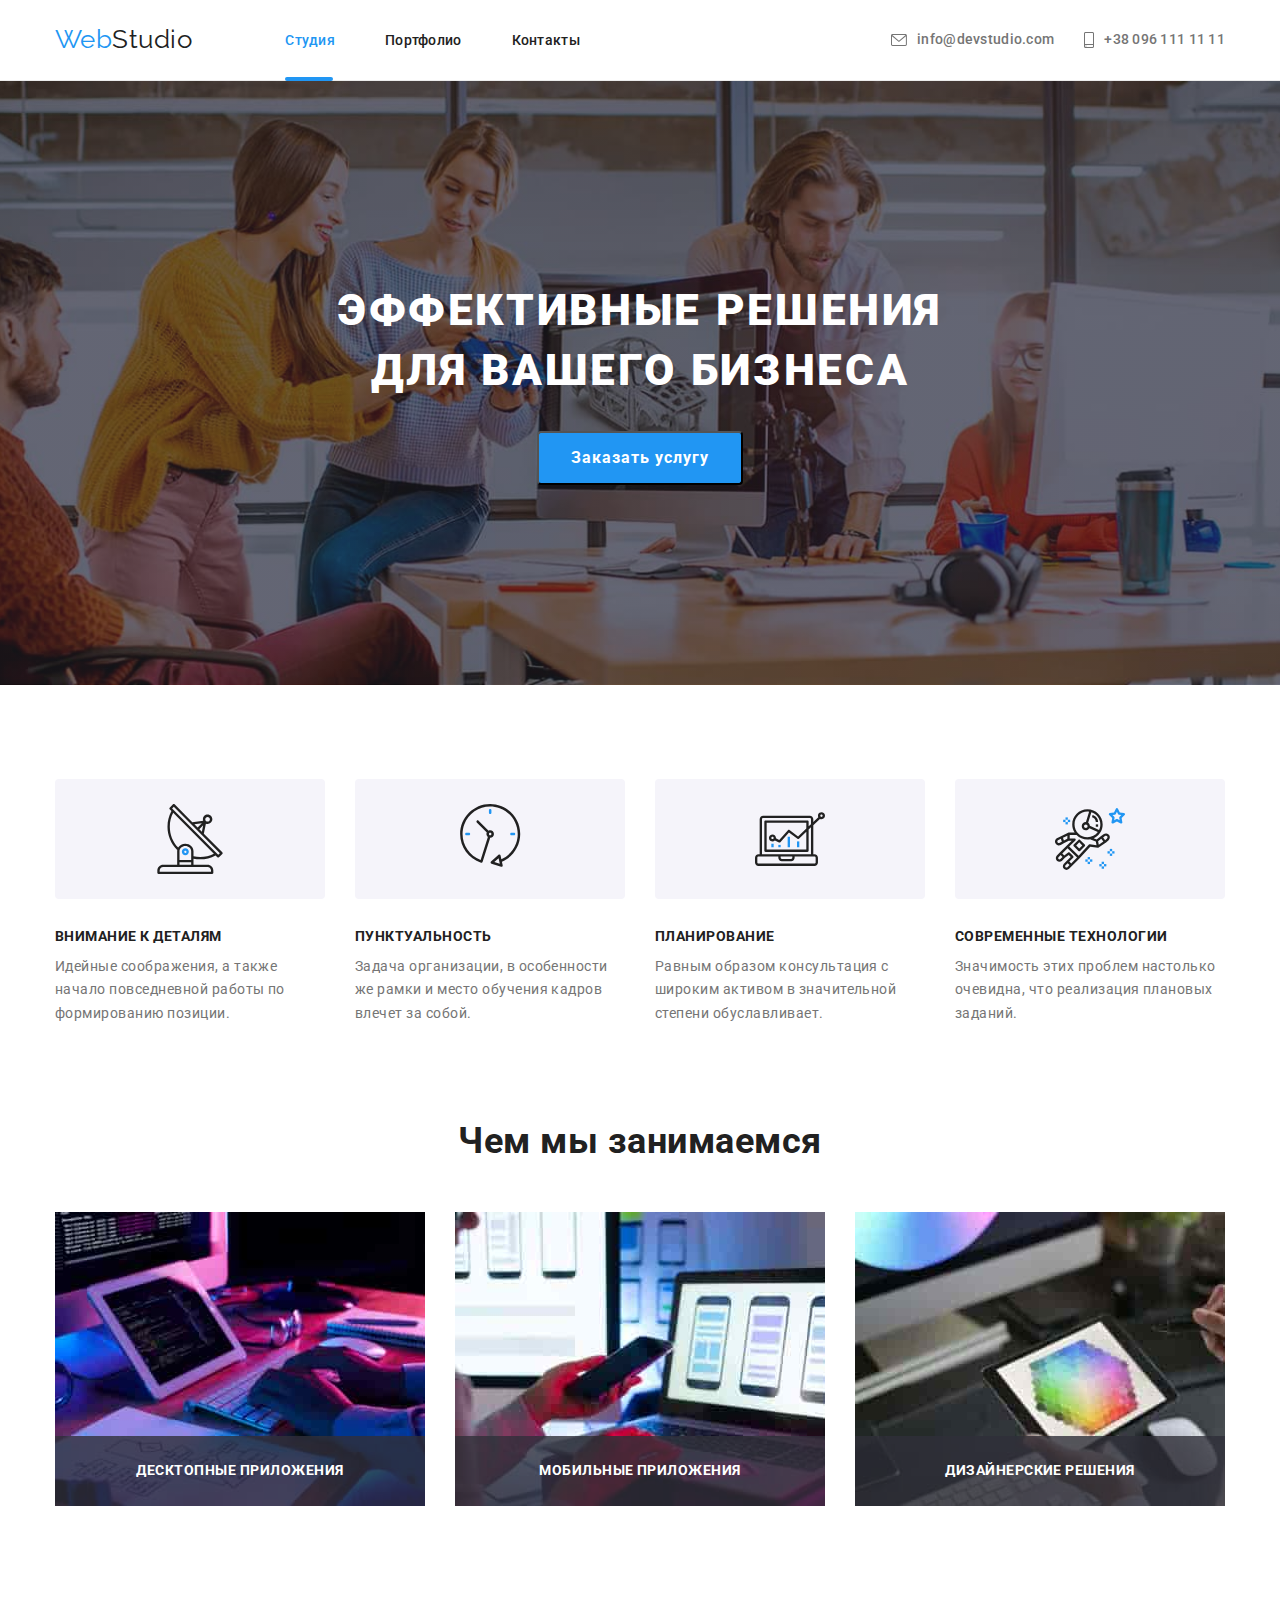
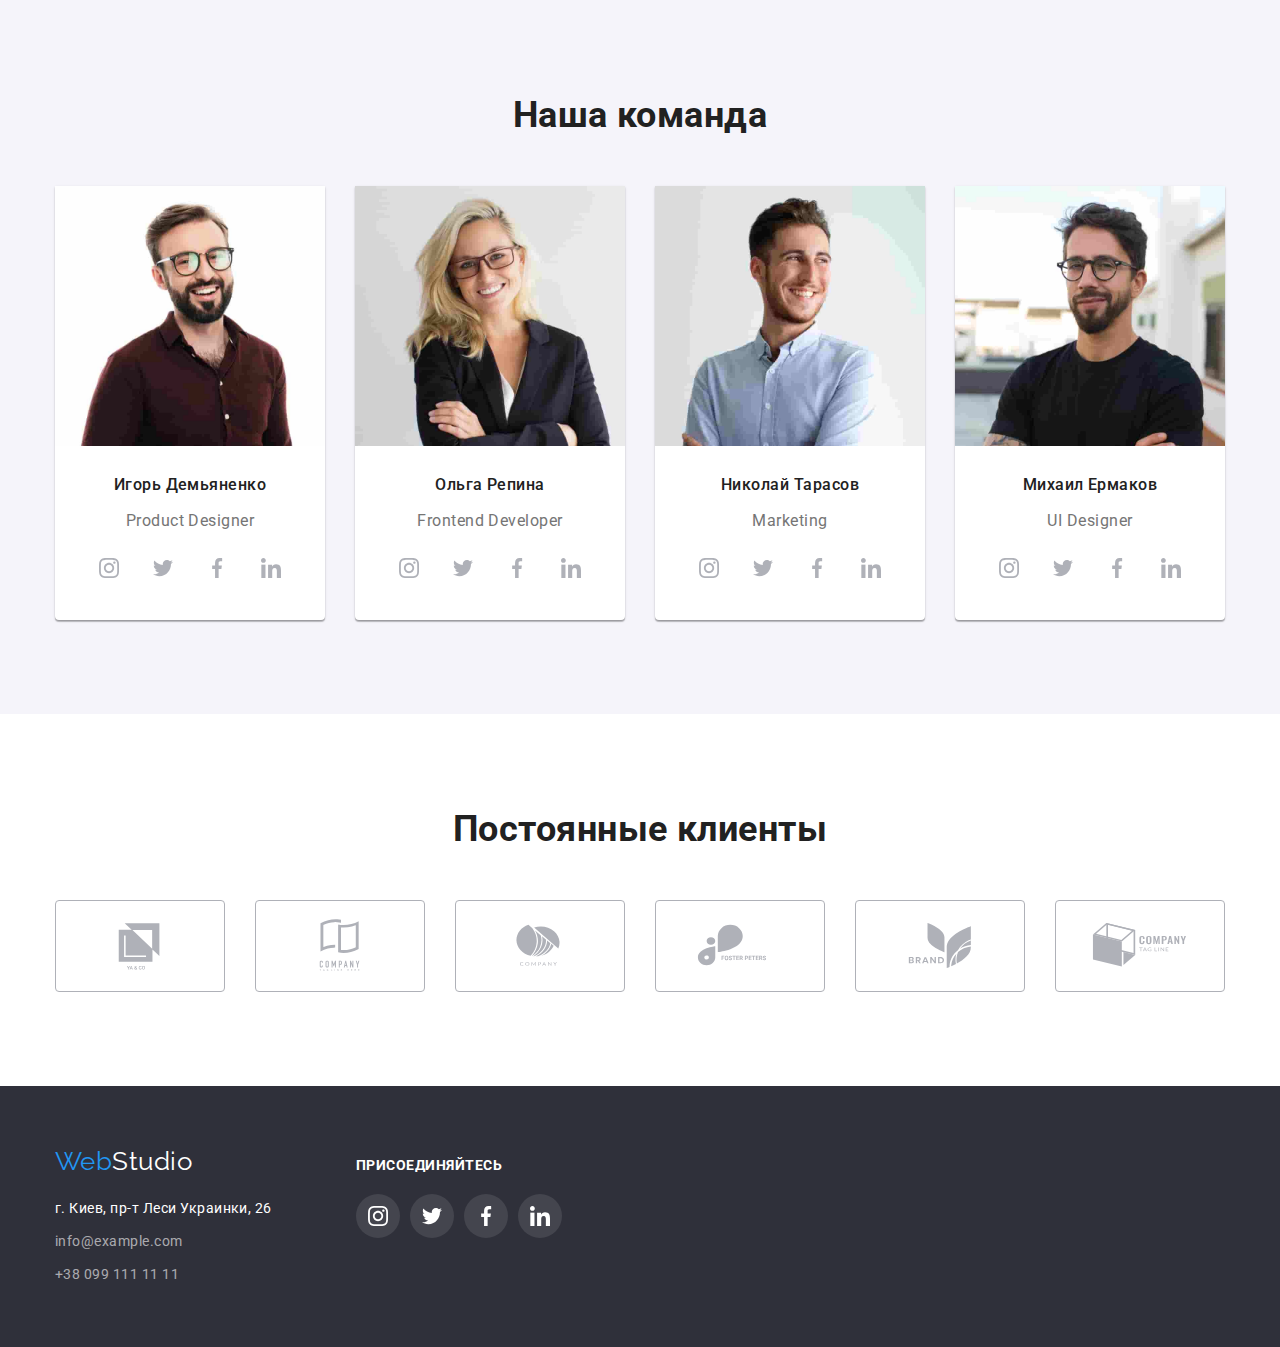
<file: index.html>
<!DOCTYPE html>
<html lang="ru">
  <head>
    <meta charset="utf-8" />
    <title>WebStudio</title>
    <link
      href="https://fonts.googleapis.com/css2?family=Raleway:wght@700&family=Roboto:wght@400;500;700;900&display=swap"
      rel="stylesheet"
    />
    <link rel="stylesheet" href="./css/modern-normalize.css" />
    <link rel="stylesheet" href="./css/styles.css" />
  </head>

  <body>
    <!--Шапка страницы-->
    <header class="header">
      <div class="container main-nav">
        <a href="./index.html" class="logo"
          >Web<span class="logo-accent">Studio</span></a
        >
        <nav>
          <ul class="site-nav list">
            <li class="list-item">
              <a href="" class="link current">Студия</a>
            </li>
            <li class="list-item">
              <a href="./portfolio.html" class="link prtf-page">Портфолио</a>
            </li>
            <li class="list-item">
              <a href="" class="link contacts-page">Контакты</a>
            </li>
          </ul>
        </nav>
        <ul class="contact">
          <li class="contact-item">
            <a href="mailto:info@devstudio.com" class="contact-header link"
              ><svg class="header-icon" width="16px" height="12px">
                <use href="./images/icons.svg#icon-envelope"></use></svg
              >info@devstudio.com</a
            >
          </li>
          <li class="contact-item link">
            <a href="tel:+380961111111" class="contact-header link"
              ><svg class="header-icon" width="10px" height="16px">
                <use href="./images/icons.svg#icon-smartphone"></use></svg
              >+38 096 111 11 11</a
            >
          </li>
        </ul>
      </div>
    </header>

    <main>
      <!--Блок-герой-->
      <section class="section hero overlay">
        <div class="container">
          <h1 class="hero-title">
            Эффективные решения <br />
            для вашего бизнеса
          </h1>
          <button type="button" class="button" data-modal-open>
            Заказать услугу
          </button>
        </div>
      </section>

      <!--Перечисление профессиональных качеств-->
      <section class="section features">
        <div class="container">
          <h2 class="visually-hidden">Features list</h2>
          <ul class="preferences list">
            <li class="pref-item">
              <div class="pref-card">
                <svg width="70" height="70">
                  <use href="./images/icons.svg#icon-antenna1"></use>
                </svg>
              </div>
              <h3 class="section-title">Внимание к деталям</h3>
              <p class="section-depict">
                Идейные соображения, а также начало повседневной работы по
                формированию позиции.
              </p>
            </li>
            <li class="pref-item">
              <div class="pref-card">
                <svg width="70" height="70">
                  <use href="./images/icons.svg#icon-clock2"></use>
                </svg>
              </div>
              <h3 class="section-title">Пунктуальность</h3>
              <p class="section-depict">
                Задача организации, в особенности же рамки и место обучения
                кадров влечет за собой.
              </p>
            </li>
            <li class="pref-item">
              <div class="pref-card">
                <svg width="70" height="70">
                  <use href="./images/icons.svg#icon-diagram3"></use>
                </svg>
              </div>
              <h3 class="section-title">Планирование</h3>
              <p class="section-depict">
                Равным образом консультация с широким активом в значительной
                степени обуславливает.
              </p>
            </li>
            <li class="pref-item">
              <div class="pref-card">
                <svg width="70" height="70">
                  <use href="./images/icons.svg#icon-astronaut4"></use>
                </svg>
              </div>
              <h3 class="section-title">Современные технологии</h3>
              <p class="section-depict">
                Значимость этих проблем настолько очевидна, что реализация
                плановых заданий.
              </p>
            </li>
          </ul>
        </div>
      </section>

      <!--Деятельность студии-->
      <section class="section pursuit">
        <div class="container">
          <h2 class="section-hdr">Чем мы занимаемся</h2>
          <ul class="occupation list">
            <li class="occupation-item">
              <img
                class="occ-img"
                src="./images/img0_1.jpg"
                width="370"
                alt="Написание програмного кода с помощью алгоритма блок-схемы"
              />
              <div class="card-inscript">
                <h3 class="section-title inscription">Десктопные приложения</h3>
              </div>
            </li>
            <li class="occupation-item">
              <img
                class="occ-img"
                src="./images/img1_1.jpg"
                width="370"
                alt="Подбор нескольких вариантов оформления контента для сматфона."
              />
              <div class="card-inscript">
                <h3 class="section-title inscription">Мобильные приложения</h3>
              </div>
            </li>
            <li class="occupation-item">
              <img
                class="occ-img"
                src="./images/img2_1.jpg"
                width="370"
                alt="Диаграмма разных цветовых оттенков в виде пчелиной соты."
              />
              <div class="card-inscript">
                <h3 class="section-title inscription">Дизайнерские решения</h3>
              </div>
            </li>
          </ul>
        </div>
      </section>

      <!--Команда студии-->
      <section class="section band">
        <div class="container">
          <h2 class="section-hdr cmd">Наша команда</h2>
          <ul class="members list">
            <li class="card">
              <img
                src="./images/img-p1.jpg"
                width="270"
                alt="Product Designer"
              />
              <div class="team">
                <h3 class="team-member">Игорь Демьяненко</h3>
                <p class="team-item">Product Designer</p>
                <ul class="social list">
                  <li class="social-page">
                    <a class="social-page-link link" href=""
                      ><svg width="20px" height="20px">
                        <use
                          href="./images/icons.svg#icon-instagram"
                        ></use></svg
                    ></a>
                  </li>
                  <li class="social-page">
                    <a class="social-page-link link" href=""
                      ><svg width="20px" height="20px">
                        <use href="./images/icons.svg#icon-twitter"></use></svg
                    ></a>
                  </li>
                  <li class="social-page">
                    <a class="social-page-link link" href=""
                      ><svg width="20px" height="20px">
                        <use href="./images/icons.svg#icon-facebook"></use></svg
                    ></a>
                  </li>
                  <li class="social-page">
                    <a class="social-page-link link" href=""
                      ><svg width="20px" height="20px">
                        <use href="./images/icons.svg#icon-linkedin"></use></svg
                    ></a>
                  </li>
                </ul>
              </div>
            </li>

            <li class="card">
              <img
                src="./images/img-p2.jpg"
                width="270"
                alt="Frontend Developer"
              />
              <div class="team">
                <h3 class="team-member">Ольга Репина</h3>
                <p class="team-item">Frontend Developer</p>
                <ul class="social list">
                  <li class="social-page">
                    <a class="social-page-link link" href=""
                      ><svg width="20px" height="20px">
                        <use
                          href="./images/icons.svg#icon-instagram"
                        ></use></svg
                    ></a>
                  </li>
                  <li class="social-page">
                    <a class="social-page-link link" href=""
                      ><svg width="20px" height="20px">
                        <use href="./images/icons.svg#icon-twitter"></use></svg
                    ></a>
                  </li>
                  <li class="social-page">
                    <a class="social-page-link link" href=""
                      ><svg width="20px" height="20px">
                        <use href="./images/icons.svg#icon-facebook"></use></svg
                    ></a>
                  </li>
                  <li class="social-page">
                    <a class="social-page-link link" href=""
                      ><svg width="20px" height="20px">
                        <use href="./images/icons.svg#icon-linkedin"></use></svg
                    ></a>
                  </li>
                </ul>
              </div>
            </li>
            <li class="card">
              <img src="./images/img-p3.jpg" width="270" alt="Marketing" />
              <div class="team">
                <h3 class="team-member">Николай Тарасов</h3>
                <p class="team-item">Marketing</p>
                <ul class="social list">
                  <li class="social-page">
                    <a class="social-page-link link" href=""
                      ><svg width="20px" height="20px">
                        <use
                          href="./images/icons.svg#icon-instagram"
                        ></use></svg
                    ></a>
                  </li>
                  <li class="social-page">
                    <a class="social-page-link link" href=""
                      ><svg width="20px" height="20px">
                        <use href="./images/icons.svg#icon-twitter"></use></svg
                    ></a>
                  </li>
                  <li class="social-page">
                    <a class="social-page-link link" href=""
                      ><svg width="20px" height="20px">
                        <use href="./images/icons.svg#icon-facebook"></use></svg
                    ></a>
                  </li>
                  <li class="social-page">
                    <a class="social-page-link link" href=""
                      ><svg width="20px" height="20px">
                        <use href="./images/icons.svg#icon-linkedin"></use></svg
                    ></a>
                  </li>
                </ul>
              </div>
            </li>
            <li class="card">
              <img src="./images/img-p4.jpg" width="270" alt="UI Designer" />
              <div class="team">
                <h3 class="team-member">Михаил Ермаков</h3>
                <p class="team-item">UI Designer</p>
                <ul class="social list">
                  <li class="social-page">
                    <a class="social-page-link link" href=""
                      ><svg width="20px" height="20px">
                        <use
                          href="./images/icons.svg#icon-instagram"
                        ></use></svg
                    ></a>
                  </li>
                  <li class="social-page">
                    <a class="social-page-link link" href=""
                      ><svg width="20px" height="20px">
                        <use href="./images/icons.svg#icon-twitter"></use></svg
                    ></a>
                  </li>
                  <li class="social-page">
                    <a class="social-page-link link" href=""
                      ><svg width="20px" height="20px">
                        <use href="./images/icons.svg#icon-facebook"></use></svg
                    ></a>
                  </li>
                  <li class="social-page">
                    <a class="social-page-link link" href=""
                      ><svg width="20px" height="20px">
                        <use href="./images/icons.svg#icon-linkedin"></use></svg
                    ></a>
                  </li>
                </ul>
              </div>
            </li>
          </ul>
        </div>
      </section>

      <!--Постоянные клиенты-->
      <section class="clients">
        <div class="container">
          <h2 class="section-hdr">Постоянные клиенты</h2>
          <ul class="client-icons">
            <li class="client-link link">
              <a href="" class="client-button">
                <svg class="button-icon" width="106px" height="60px">
                  <use href="./images/icons.svg#icon-logo_1"></use>
                </svg>
              </a>
            </li>
            <li class="client-link link">
              <a href="" class="client-button">
                <svg class="button-icon" width="106px" height="60px">
                  <use href="./images/icons.svg#icon-logo_2"></use>
                </svg>
              </a>
            </li>
            <li class="client-link link">
              <a href="" class="client-button">
                <svg class="button-icon" width="106px" height="60px">
                  <use href="./images/icons.svg#icon-logo_3"></use>
                </svg>
              </a>
            </li>
            <li class="client-link link">
              <a href="" class="client-button">
                <svg class="button-icon" width="106px" height="60px">
                  <use href="./images/icons.svg#icon-logo_4"></use>
                </svg>
              </a>
            </li>
            <li class="client-link link">
              <a href="" class="client-button">
                <svg class="button-icon" width="106px" height="60px">
                  <use href="./images/icons.svg#icon-logo_5"></use>
                </svg>
              </a>
            </li>
            <li class="client-link">
              <a href="" class="client-button">
                <svg class="button-icon" width="106px" height="60px">
                  <use href="./images/icons.svg#icon-logo_6"></use>
                </svg>
              </a>
            </li>
          </ul>
        </div>
      </section>
    </main>

    <!--Подвал страницы-->
    <footer class="footer">
      <div class="footer-flex container">
        <div class="footer-communication">
          <a href="./index.html" class="logo-footer logo"
            >Web<span class="logo-ft-accent">Studio</span></a
          >
          <address class="footer-info">
            <p class="footer-addr">г. Киев, пр-т Леси Украинки, 26</p>
            <a href="mailto:info@example.com" class="contact-footer link"
              >info@example.com</a
            >
            <a href="tel:+380991111111" class="contact-footer link"
              >+38 099 111 11 11</a
            >
          </address>
        </div>

        <div class="footer-social-list">
          <h3 class="footer-social-title">присоединяйтесь</h3>
          <ul class="footer-pages list">
            <li class="footer-item">
              <a class="footer-item-link link" href="">
                <svg class="footer-icon" width="20px" height="20px">
                  <use href="./images/icons.svg#icon-instagram2"></use>
                </svg>
              </a>
            </li>
            <li class="footer-item">
              <a class="footer-item-link link" href="">
                <svg class="footer-icon" width="20px" height="20px">
                  <use href="./images/icons.svg#icon-twitter2"></use>
                </svg>
              </a>
            </li>
            <li class="footer-item">
              <a class="footer-item-link link" href="">
                <svg class="footer-icon" width="20px" height="20px">
                  <use href="./images/icons.svg#icon-facebook2"></use>
                </svg>
              </a>
            </li>
            <li class="footer-item">
              <a class="footer-item-link link" href="">
                <svg class="footer-icon" width="20px" height="20px">
                  <use href="./images/icons.svg#icon-linkedin2"></use>
                </svg>
              </a>
            </li>
          </ul>
        </div>
      </div>
    </footer>

    <!--Modal vindow-->
    <div class="backdrop is-hidden" data-modal>
      <div class="modal">
        <button class="modal-button" data-modal-close>
          <svg class="" width="11" height="11">
            <use href="./images/icons.svg#icon-vector"></use>
          </svg>
        </button>
      </div>
    </div>
    <script src="./js/modal.js"></script>
  </body>
</html>
</file>
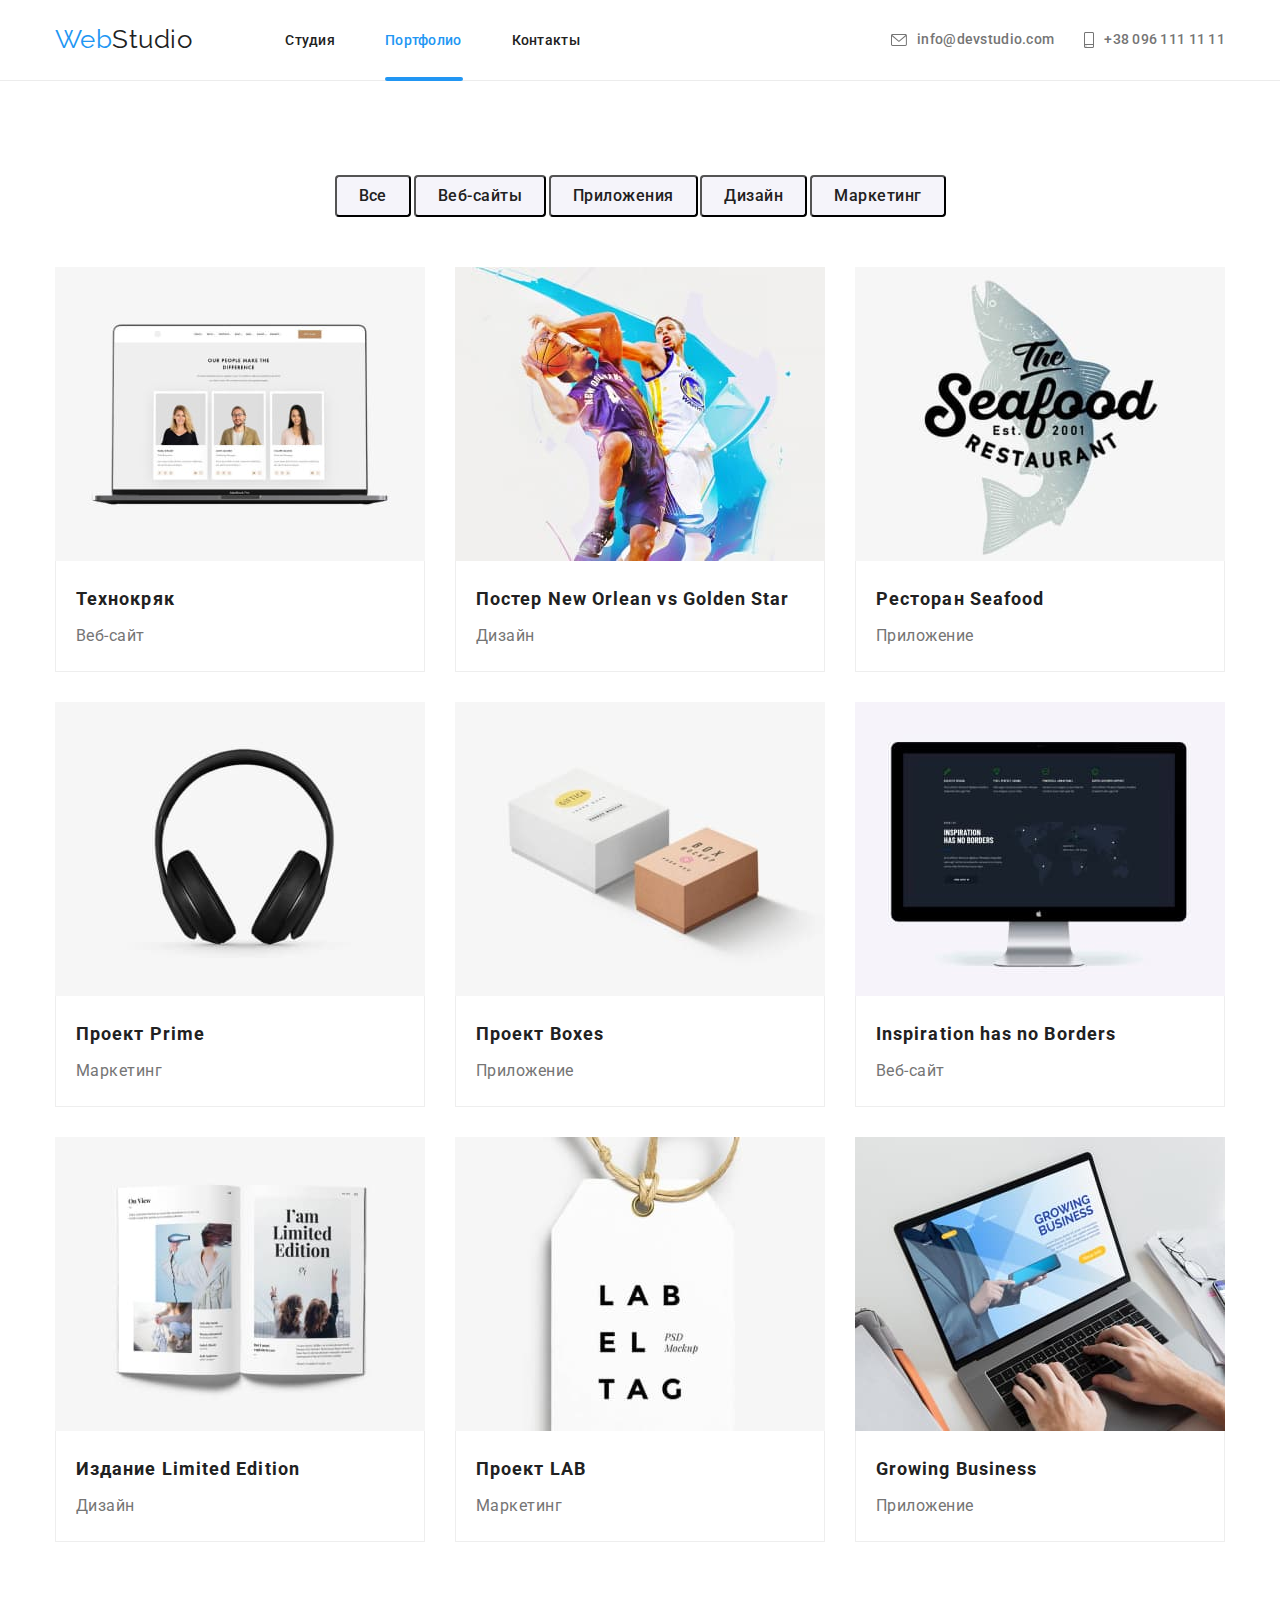
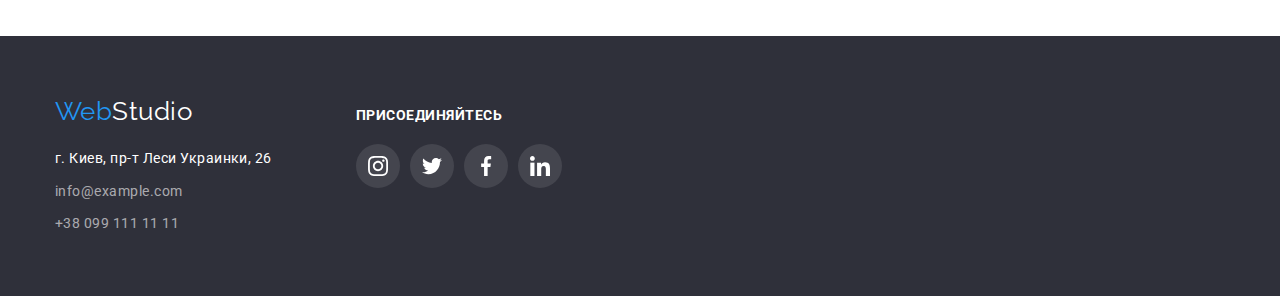
<file: portfolio.html>
<!DOCTYPE html>
<html lang="ru">
  <head>
    <meta charset="utf-8" />
    <title>WebStudio</title>
    <link
      href="https://fonts.googleapis.com/css2?family=Raleway:wght@700&family=Roboto:wght@400;500;700;900&display=swap"
      rel="stylesheet"
    />
    <link rel="stylesheet" href="./css/modern-normalize.css" />
    <link rel="stylesheet" href="./css/styles.css" />
  </head>

  <body>
    <!--Шапка страницы-->
    <header class="header">
      <div class="container main-nav">
        <a href="./index.html" class="logo"
          >Web<span class="logo-accent">Studio</span></a
        >
        <nav>
          <ul class="site-nav list">
            <li class="list-item">
              <a href="./index.html" class="link studio-page">Студия</a>
            </li>
            <li class="list-item">
              <a href="./portfolio.html" class="link current second-page"
                >Портфолио</a
              >
            </li>
            <li class="list-item">
              <a href="" class="link contacts-page">Контакты</a>
            </li>
          </ul>
        </nav>
        <ul class="contact">
          <li class="contact-item">
            <a href="mailto:info@devstudio.com" class="contact-header link"
              ><svg class="header-icon" width="16px" height="12px">
                <use href="./images/icons.svg#icon-envelope"></use></svg
              >info@devstudio.com</a
            >
          </li>
          <li class="contact-item">
            <a href="tel:+380961111111" class="contact-header link"
              ><svg class="header-icon" width="10px" height="16px">
                <use href="./images/icons.svg#icon-smartphone"></use></svg
              >+38 096 111 11 11</a
            >
          </li>
        </ul>
      </div>
    </header>

    <!--Страница портфолио-->
    <main>
      <!--Фильтр с кнопками-->
      <section class="section portfolio">
        <div class="container">
          <ul class="filter list">
            <li>
              <button type="button" class="filter-button first">Все</button>
            </li>
            <li>
              <button type="button" class="filter-button second">
                Веб-сайты
              </button>
            </li>
            <li>
              <button type="button" class="filter-button third">
                Приложения
              </button>
            </li>
            <li>
              <button type="button" class="filter-button fourth">Дизайн</button>
            </li>
            <li>
              <button type="button" class="filter-button fifth">
                Маркетинг
              </button>
            </li>
          </ul>

          <!--Представленные проэкты-->
          <ul class="portfolio-projects list">
            <li class="project">
              <a href="" class="working-project">
                <div class="working-card">
                  <img
                    class="image"
                    src="./images/img3_1.jpg"
                    width="370"
                    alt="Сайт Технокряк"
                  />
                  <p class="project-description">
                    Технокряк это современная площадка распространения
                    коронавируса. Компании используют эту платформу для
                    цифрового шпионажа и атак на защищённые сервера конкурентов.
                  </p>
                </div>
                <div class="project-img">
                  <h3 class="image-hdr">Технокряк</h3>
                  <p class="image-depict">Веб-сайт</p>
                </div>
              </a>
            </li>

            <li class="project">
              <a href="" class="working-project">
                <div class="working-card">
                  <img
                    class="image"
                    src="./images/img3_2.jpg"
                    width="370"
                    alt="Игроки в баскетбол"
                  />
                  <p class="project-description">
                    Технокряк это современная площадка распространения
                    коронавируса. Компании используют эту платформу для
                    цифрового шпионажа и атак на защищённые сервера конкурентов.
                  </p>
                </div>
                <div class="project-img">
                  <h3 class="image-hdr">Постер New Orlean vs Golden Star</h3>
                  <p class="image-depict">Дизайн</p>
                </div>
              </a>
            </li>

            <li class="project">
              <a href="" class="working-project">
                <div class="working-card">
                  <img
                    class="image"
                    src="./images/img3_3.jpg"
                    width="370"
                    alt="Сайт ресторана морской кухни"
                  />
                  <p class="project-description">
                    Технокряк это современная площадка распространения
                    коронавируса. Компании используют эту платформу для
                    цифрового шпионажа и атак на защищённые сервера конкурентов.
                  </p>
                </div>
                <div class="project-img">
                  <h3 class="image-hdr">Ресторан Seafood</h3>
                  <p class="image-depict">Приложение</p>
                </div>
              </a>
            </li>

            <li class="project">
              <a href="" class="working-project">
                <div class="working-card">
                  <img
                    class="image"
                    src="./images/img3_4.jpg"
                    width="370"
                    alt="Маркетинговый проект Prime"
                  />
                  <p class="project-description">
                    Технокряк это современная площадка распространения
                    коронавируса. Компании используют эту платформу для
                    цифрового шпионажа и атак на защищённые сервера конкурентов.
                  </p>
                </div>
                <div class="project-img">
                  <h3 class="image-hdr">Проект Prime</h3>
                  <p class="image-depict">Маркетинг</p>
                </div>
              </a>
            </li>

            <li class="project">
              <a href="" class="working-project">
                <div class="working-card">
                  <img
                    class="image"
                    src="./images/img3_5.jpg"
                    width="370"
                    alt="Проект Boxes"
                  />
                  <p class="project-description">
                    Технокряк это современная площадка распространения
                    коронавируса. Компании используют эту платформу для
                    цифрового шпионажа и атак на защищённые сервера конкурентов.
                  </p>
                </div>
                <div class="project-img">
                  <h3 class="image-hdr">Проект Boxes</h3>
                  <p class="image-depict">Приложение</p>
                </div>
              </a>
            </li>

            <li class="project">
              <a href="" class="working-project">
                <div class="working-card">
                  <img
                    class="image"
                    src="./images/img3_6.jpg"
                    width="370"
                    alt="Сайт Inspiration has no borders"
                  />
                  <p class="project-description">
                    Технокряк это современная площадка распространения
                    коронавируса. Компании используют эту платформу для
                    цифрового шпионажа и атак на защищённые сервера конкурентов.
                  </p>
                </div>
                <div class="project-img">
                  <h3 class="image-hdr">Inspiration has no Borders</h3>
                  <p class="image-depict">Веб-сайт</p>
                </div>
              </a>
            </li>

            <li class="project">
              <a href="" class="working-project">
                <div class="working-card">
                  <img
                    class="image"
                    src="./images/img3_7.jpg"
                    width="370"
                    alt="Издание Limited Edition"
                  />
                  <p class="project-description">
                    Технокряк это современная площадка распространения
                    коронавируса. Компании используют эту платформу для
                    цифрового шпионажа и атак на защищённые сервера конкурентов.
                  </p>
                </div>
                <div class="project-img">
                  <h3 class="image-hdr">Издание Limited Edition</h3>
                  <p class="image-depict">Дизайн</p>
                </div>
              </a>
            </li>

            <li class="project">
              <a href="" class="working-project">
                <div class="working-card">
                  <img
                    class="image"
                    src="./images/img3_8.jpg"
                    width="370"
                    alt="Проект LAB"
                  />
                  <p class="project-description">
                    Технокряк это современная площадка распространения
                    коронавируса. Компании используют эту платформу для
                    цифрового шпионажа и атак на защищённые сервера конкурентов.
                  </p>
                </div>
                <div class="project-img">
                  <h3 class="image-hdr">Проект LAB</h3>
                  <p class="image-depict">Маркетинг</p>
                </div>
              </a>
            </li>

            <li class="project">
              <a href="" class="working-project">
                <div class="working-card">
                  <img
                    class="image"
                    src="./images/img3_9.jpg"
                    width="370"
                    alt="Growing Business приложение"
                  />
                  <p class="project-description">
                    Технокряк это современная площадка распространения
                    коронавируса. Компании используют эту платформу для
                    цифрового шпионажа и атак на защищённые сервера конкурентов.
                  </p>
                </div>
                <div class="project-img">
                  <h3 class="image-hdr">Growing Business</h3>
                  <p class="image-depict">Приложение</p>
                </div>
              </a>
            </li>
          </ul>
        </div>
      </section>
    </main>

    <!--Подвал страницы-->
    <footer class="footer">
      <div class="footer-flex container">
        <div class="footer-communication">
          <a href="./index.html" class="logo-footer logo"
            >Web<span class="logo-ft-accent">Studio</span></a
          >
          <address class="footer-info">
            <p class="footer-addr">г. Киев, пр-т Леси Украинки, 26</p>
            <a href="mailto:info@example.com" class="contact-footer link"
              >info@example.com</a
            >
            <a href="tel:+380991111111" class="contact-footer link"
              >+38 099 111 11 11</a
            >
          </address>
        </div>

        <div class="footer-social-list">
          <h3 class="footer-social-title">присоединяйтесь</h3>
          <ul class="footer-pages list">
            <li class="footer-item">
              <a class="footer-item-link link" href="">
                <svg class="footer-icon" width="20px" height="20px">
                  <use href="./images/icons.svg#icon-instagram2"></use>
                </svg>
              </a>
            </li>
            <li class="footer-item">
              <a class="footer-item-link link" href="">
                <svg class="footer-icon" width="20px" height="20px">
                  <use href="./images/icons.svg#icon-twitter2"></use>
                </svg>
              </a>
            </li>
            <li class="footer-item">
              <a class="footer-item-link link" href="">
                <svg class="footer-icon" width="20px" height="20px">
                  <use href="./images/icons.svg#icon-facebook2"></use>
                </svg>
              </a>
            </li>
            <li class="footer-item">
              <a class="footer-item-link link" href="">
                <svg class="footer-icon" width="20px" height="20px">
                  <use href="./images/icons.svg#icon-linkedin2"></use>
                </svg>
              </a>
            </li>
          </ul>
        </div>
      </div>
    </footer>
  </body>
</html>
</file>
<file: css/styles.css>
/* main colors */
:root {
  --main-text-color: #212121;
  --secondary-text-color: #757575;
  --section-text-color: #ffffff;
  --accent-color: #2196f3;
  --button-hover-color: #188ce8;
  --filter-button-color: #f5f4fa;
  --shadow-color: rgba(31, 21, 21, 0.15);
  --box-shadow: rgba(0, 0, 0, 0.15);
  --section-color: #2f303a;
  --first-section-color: #ffffff;
  --second-section-color: #f5f4fa;
  --ftr-cnt-color: rgba(255, 255, 255, 0.6);
  --ftr-link-color: rgba(255, 255, 255, 0.1);
  --header-brd-line-color: #ececec;
  --card-progects-gap: 30px;
  --svg-fill-color: #afb1b8;
  --card-bcg-color: rgba(33, 150, 243, 0.9);
  --animation-duration: 250ms;
  --animation-function: cubic-bezier(0.4, 0, 0.2, 1);
}
/* border-boxing */
html {
  box-sizing: border-box;
}
/* inheritance for the whole body */
*,
*::before,
*::after {
  box-sizing: inherit;
}
/* features for the whole documents body */
body {
  background-color: #ffffff;
  color: var(--main-text-color);
  font-family: Roboto, sans-serif;
  letter-spacing: 0.03em;
}
ul {
  margin: 0;
  padding: 0;
  list-style: none;
}
img {
  display: block;
  max-width: 100%;
  height: auto;
}
/* main container */
.container {
  width: 1200px;
  margin-left: auto;
  margin-right: auto;
  padding-left: 15px;
  padding-right: 15px;
}
/* common style for all lists */
.list {
  padding: 0px;
  margin: 0px;
  list-style: none;
}
/* header border line */
.header {
  border-bottom: 1px solid var(--header-brd-line-color);
  background-color: var(--first-section-color);
}
.logo {
  color: var(--accent-color);
  font-family: Raleway, sans-serif;
  font-size: 26px;
  line-height: 1.2;
  text-decoration: none;
}
.logo-accent {
  color: var(--main-text-color);
}
.logo-ft-accent {
  color: var(--section-text-color);
}
.main-nav {
  display: flex;
  align-items: center;
}
/* site links features*/
.site-nav {
  position: relative;
  display: flex;
  margin-left: 93px;
}
.site-nav .list-item + .list-item {
  margin-left: 50px;
}
.link {
  position: relative;

  transition-property: color;
  transition-duration: var(--animation-duration);
  transition-timing-function: var(--animation-function);
}
.link:hover,
.link:focus {
  color: var(--accent-color);
  text-decoration: none;
}
.site-nav .link {
  display: block;
  padding-top: 32px;
  padding-bottom: 32px;
  color: var(--main-text-color);
  font-weight: 500;
  font-size: 14px;
  line-height: 1.14;
  letter-spacing: 0.02em;
  text-decoration: none;
  bottom: -1px;
}
.site-nav .link.current {
  color: var(--accent-color);
  text-decoration: none;
}
.current {
  color: var(--accent-color);
}
.current::after {
  content: "";
  position: absolute;
  left: 0;
  bottom: 0;
  width: 48px;
  height: 4px;
  background: var(--accent-color);
  border-radius: 2px;
}
.studio-page::after {
  content: "";
  position: absolute;
  left: 0;
  bottom: 0;
  width: 48px;
  height: 4px;
  background: var(--accent-color);
  border-radius: 2px;
  opacity: 0;
}
.second-page::after {
  content: "";
  position: absolute;
  left: 0;
  bottom: 0;
  width: 78px;
  height: 4px;
  background: var(--accent-color);
  border-radius: 2px;
}
.prtf-page::after {
  content: "";
  position: absolute;
  left: 0;
  bottom: 0;
  width: 78px;
  height: 4px;
  background: var(--accent-color);
  border-radius: 2px;
  opacity: 0;
}
.contacts-page::after {
  content: "";
  position: absolute;
  left: 0;
  bottom: 0;
  width: 68px;
  height: 4px;
  background: var(--accent-color);
  border-radius: 2px;
  opacity: 0;
}
.studio-page:hover::after {
  opacity: 1;
}
.studio-page:hover {
  color: var(--accent-color);
}
.prtf-page:hover::after {
  opacity: 1;
}
.prtf-page:hover {
  color: var(--accent-color);
}
.contacts-page:hover::after {
  opacity: 1;
}
.contacts-page:hover {
  color: var(--accent-color);
}
/* header contacts */
.contact {
  display: flex;
  margin-left: auto;
  align-items: center;
}
.contact-header {
  display: flex;
  padding: 32px 0;
  color: var(--secondary-text-color);
  font-weight: 500;
  font-size: 14px;
  line-height: 1.14;
  letter-spacing: 0.02em;
  text-decoration: none;
  align-items: center;
}
.contact-item:not(:first-child) {
  margin-left: 30px;
}

.header-icon {
  display: inline-block;
  margin-right: 10px;
  fill: currentColor;
}
.contact-header:hover,
.contact-header:focus {
  color: var(--accent-color);
}

/* footer contacts */
.contact-footer,
.footer-addr {
  color: var(--ftr-cnt-color);
  font-size: 14px;
  line-height: 1.7;
  font-style: normal;
  text-decoration: none;
}
.contact-footer:hover,
.contact-footer:focus {
  /* color: var(--accent-color); */
  color: var(--accent-color);
}
/* Buttons */
.button {
  box-sizing: inherit;
  display: inline-block;
  border-radius: 4px;
  padding: 10px 32px;
  min-height: 50px;
  margin-top: 0px;
  margin-bottom: 0px;
  color: var(--section-text-color);
  background: var(--accent-color);
  font-family: inherit;
  font-weight: 700;
  font-size: 16px;
  line-height: 1.87;
  letter-spacing: 0.06em;
  text-align: center;
  cursor: pointer;

  transition-property: background-color;
  transition-duration: var(--animation-duration);
  transition-timing-function: var(--animation-function);
}
.button:hover,
.button:focus {
  color: var(--section-text-color);
  background: var(--button-hover-color);
  box-shadow: 0px 4px 4px var(--box-shadow);
}
/* portfolio filter */
.filter {
  display: flex;
  justify-content: space-between;
  padding-top: 0px;
  margin-bottom: 50px;
  margin-left: auto;
  margin-right: auto;
  width: 611px;
}
.filter-button {
  box-sizing: inherit;
  margin-top: 0px;
  background: var(--filter-button-color);
  color: inherit;
  font-family: inherit;
  letter-spacing: 0.03em;
  font-weight: 500;
  font-size: 16px;
  line-height: 1.62;
  padding: 6px 22px;
  border-radius: 4px;
  cursor: pointer;

  transition-property: background-color;
  transition-duration: var(--animation-duration);
  transition-timing-function: var(--animation-function);
}
/* all filter-buttons one by one */
.filter-button first {
  display: inline-block;
  min-width: 73px;
  min-height: 38px;
}
.filter-button second {
  display: inline-block;
  min-width: 128px;
  min-height: 38px;
}
.filter-button third {
  display: inline-block;
  min-width: 145px;
  min-height: 38px;
}
.filter-button fourth {
  display: inline-block;
  min-width: 103px;
  min-height: 38px;
}
.filter-button fifth {
  display: inline-block;
  min-width: 130px;
  min-height: 38px;
}
.filter-button:hover,
.filter-button:focus {
  color: var(--section-text-color);
  background: var(--accent-color);
  box-shadow: 0px 3px 1px rgba(0, 0, 0, 0.1), 0px 1px 2px rgba(0, 0, 0, 0.08),
    0px 2px 2px rgba(0, 0, 0, 0.12);
}
/* sections */
.section {
  margin-top: 0px;
  margin-bottom: 0px;
  padding-top: 94px;
  padding-bottom: 94px;
  background: var(--first-section-color);
}
.hero {
  padding-top: 200px;
  padding-bottom: 200px;
  text-align: center;
  background-color: var(--section-color);
}
/* overlay */
.overlay {
  max-width: 1600px;
  min-height: 600px;
  margin-left: auto;
  margin-right: auto;
  background-image: linear-gradient(
      rgba(47, 48, 58, 0.4),
      rgba(47, 48, 58, 0.4)
    ),
    url(../images/hero-bg.jpg);
  background-repeat: no-repeat;
  background-position: center;
  background-size: cover;
}
.hero-title {
  display: block;
  margin-top: 0px;
  margin-bottom: 30px;
  color: var(--section-text-color);
  font-weight: 900;
  font-size: 44px;
  line-height: 1.36;
  text-align: center;
  letter-spacing: 0.06em;
  text-transform: uppercase;
}
.section-title {
  margin-top: 0px;
  margin-bottom: 10px;
  font-weight: 700;
  font-size: 14px;
  line-height: 1.14;
  text-transform: uppercase;
}
.inscription {
  display: block;
  text-align: center;
  margin: 0;
  padding-top: 27px;
  padding-bottom: 27px;
  color: var(--section-text-color);
}
.preferences {
  display: flex;
  justify-content: center;
}
.pref-item {
  padding: 0px;
  margin: 0px;
  width: 270px;
}
.preferences .pref-item:not(:last-child) {
  margin-right: 30px;
}
.pref-card {
  display: flex;
  justify-content: center;
  width: 270px;
  height: 120px;
  align-items: center;
  margin-bottom: 30px;
  border-radius: 4px;
  background-color: var(--second-section-color);
}
.pursuit {
  padding-top: 0px;
  padding-bottom: 94px;
  background: var(--first-section-color);
}
.occupation {
  display: flex;
}
.occupation .occupation-item:not(:last-child) {
  margin-right: 30px;
}
.occ-img {
  display: block;
}
.occupation-item {
  position: relative;
  align-items: center;
}
.card-inscript {
  position: absolute;
  width: 370px;
  height: 70px;
  top: 224px;
  background: rgba(47, 48, 58, 0.8);
}
/* studio band */
.band {
  background: var(--second-section-color);
}
.section-hdr {
  margin-top: 0px;
  margin-bottom: 50px;
  font-weight: bold;
  font-size: 36px;
  line-height: 1.17;
  text-align: center;
}
.cmd {
  margin-top: 0px;
  margin-bottom: 50px;
}
.members {
  display: flex;
}
.band .card + .card {
  margin-left: 30px;
}
/* vissually hides h2 occupation section */
.visually-hidden {
  position: absolute;
  width: 1px;
  height: 1px;
  margin: -1px;
  border: 0;
  padding: 0;
  white-space: nowrap;
  clip-path: inset(100%);
  clip: rect(0 0 0 0);
  overflow: hidden;
}
.section-depict {
  padding: 0px;
  margin-top: 0px;
  margin-bottom: 0px;
  color: var(--secondary-text-color);
  font-size: 14px;
  line-height: 1.7;
}
/* studio team */
.card {
  width: 270px;
  min-height: 368px;
  box-shadow: 0px 1px 3px rgba(0, 0, 0, 0.12), 0px 1px 1px rgba(0, 0, 0, 0.14),
    0px 2px 1px rgba(0, 0, 0, 0.2);
  border-radius: 0px 0px 4px 4px;
  background-color: var(--first-section-color);
}
.card > img {
  padding-top: 0px;
  padding-bottom: 0px;
  margin-top: 0px;
}
.team {
  padding: 30px 32px;
}
.team-member {
  margin-top: 0px;
  margin-bottom: 10px;
  font-weight: 500;
  font-size: 16px;
  line-height: 1.18;
  text-align: center;
}
.team-item {
  font-size: 16px;
  line-height: 1.19;
  text-align: center;
  color: var(--secondary-text-color);
}
.social {
  display: flex;
  justify-content: space-between;
}
.social-page-link {
  display: flex;
  justify-content: center;
  border-radius: 50%;
  width: 44px;
  height: 44px;
  align-items: center;
  background-color: transparent;
  fill: var(--svg-fill-color);
}
.social-page-link:hover,
.social-page-link:focus {
  fill: var(--first-section-color);
  background-color: var(--accent-color);
}
/*users*/
.clients {
  padding-top: 94px;
  padding-bottom: 94px;
}
.client-icons {
  display: flex;
  justify-content: space-between;
  align-items: center;
  padding-top: 0px;
  margin-bottom: 0px;
}
.client-link {
  display: block;
  align-items: center;
}
.client-button {
  display: flex;
  justify-content: center;
  align-items: center;
  width: 170px;
  height: 92px;
  color: var(--svg-fill-color);
  border: 1px solid var(--svg-fill-color);
  border-radius: 4px;
  padding: 0px;
  margin: 0px;
}
.client-button:hover,
.client-button:focus {
  color: var(--accent-color);
  border-color: var(--accent-color);
}
.button-icon {
  fill: currentColor;
}
/*footer*/
.footer {
  background: var(--section-color);
  padding-top: 60px;
  padding-bottom: 60px;
}
.footer-flex {
  display: flex;
  align-items: baseline;
}
.logo-footer {
  display: block;
  margin-bottom: 20px;
}
.footer-info {
  display: flex;
  flex-wrap: wrap;
  width: 231px;
  min-height: 81px;
}
.footer-addr {
  padding: 0px;
  margin-top: 0px;
  margin-bottom: 9px;
  color: var(--section-text-color);
}
.footer-info .contact-footer:not(:last-child) {
  margin-bottom: 9px;
}
.footer-social-list {
  width: 206px;
  height: 80px;
  margin-left: 70px;
}
.footer-social-title {
  font-weight: 700;
  font-size: 14px;
  line-height: 1.14;
  margin-top: 0px;
  margin-bottom: 20px;
  color: var(--first-section-color);
  text-transform: uppercase;
}
.footer-item-link {
  display: flex;
  justify-content: center;
  align-items: center;
  width: 44px;
  height: 44px;
  border-radius: 50%;
  background-color: var(--ftr-link-color);
  fill: var(--first-section-color);
}
.footer-item-link:hover,
.footer-item-link:focus {
  background-color: var(--accent-color);
}
.footer-pages {
  display: flex;
  align-items: center;
  justify-content: space-between;
}
/* modal vindow */
.backdrop {
  position: fixed;
  width: 100%;
  height: 100%;
  top: 0px;
  left: 0px;
  /* overflow: auto; */
  background: rgba(0, 0, 0, 0.2);
  opacity: 1;
  transition: opacity 250ms var(--animation-function);
}
.backdrop.is-hidden {
  opacity: 0;
  pointer-events: none;
}
.modal {
  position: absolute;
  min-width: 528px;
  min-height: 581px;
  top: 50%;
  left: 50%;
  transform: translate(-50%, -50%);
  background-color: var(--first-section-color);
  box-shadow: 0px 1px 3px rgba(0, 0, 0, 0.12), 0px 1px 1px rgba(0, 0, 0, 0.14),
    0px 2px 1px rgba(0, 0, 0, 0.2);
  border-radius: 4px;
}
.modal-button {
  box-sizing: border-box;
  position: absolute;
  top: 8px;
  align-items: center;
  right: 8px;
  width: 30px;
  height: 30px;
  background-color: var(--first-section-color);
  border: 1px solid rgba(0, 0, 0, 0.1);
  border-radius: 50%;
}

/* portfolio page */
.portfolio {
  background-color: var(--first-section-color);
}
/* grid of cards */
.portfolio-projects {
  display: flex;
  flex-wrap: wrap;
  margin-left: calc(-1 * var(--card-progects-gap));
  margin-top: calc(-1 * var(--card-progects-gap));
}
.portfolio-projects > .project {
  flex-basis: calc(100% / 3 - var(--card-progects-gap));
  margin-left: var(--card-progects-gap);
  margin-top: var(--card-progects-gap);
}
.project {
  display: inline-block;
  background-color: var(--section-text-color);
}
.project > a {
  text-decoration: none;
}
.working-card {
  position: relative;
  overflow: hidden;
}
.working-project {
  display: block;
  width: 100%;
  height: 100%;

  overflow: hidden;
}
.working-project:hover,
.working-project:focus {
  box-shadow: 0px 1px 1px rgba(0, 0, 0, 0.12), 0px 4px 4px rgba(0, 0, 0, 0.06),
    1px 4px 6px rgba(0, 0, 0, 0.16);
}
.project-description {
  display: block;
  position: absolute;
  left: 0;
  top: 0;

  margin: 0;
  padding: 63px 24px;
  width: 370px;
  height: 294px;
  bottom: 110px;
  font-size: 18px;
  line-height: 1.55;
  margin-top: 0px;
  letter-spacing: 0.03em;
  color: var(--section-text-color);
  background: var(--card-bcg-color);
  transform: translateY(101%);

  transition: transform var(--animation-duration) var(--animation-function);
}
.working-project:hover .project-description {
  transform: translateY(0);
}
.image {
  display: block;
  margin-top: 0px;
  margin-bottom: 0px;
  text-decoration: none;
}
.image-hdr {
  padding-top: 0px;
  padding-bottom: 0px;
  margin-top: 0px;
  margin-bottom: 4px;
  color: var(--main-text-color);
  font-weight: 700;
  font-size: 18px;
  line-height: 2;
  letter-spacing: 0.06em;
}
.image-depict {
  margin-top: 0px;
  margin-bottom: 0px;
  color: var(--secondary-text-color);
  font-size: 16px;
  line-height: 1.87;
}
/* lower border for card */
.project-img {
  padding: 20px 20px;
  border-left: 1px solid #eeeeee;
  border-right: 1px solid #eeeeee;
  border-bottom: 1px solid #eeeeee;
}
</file>
